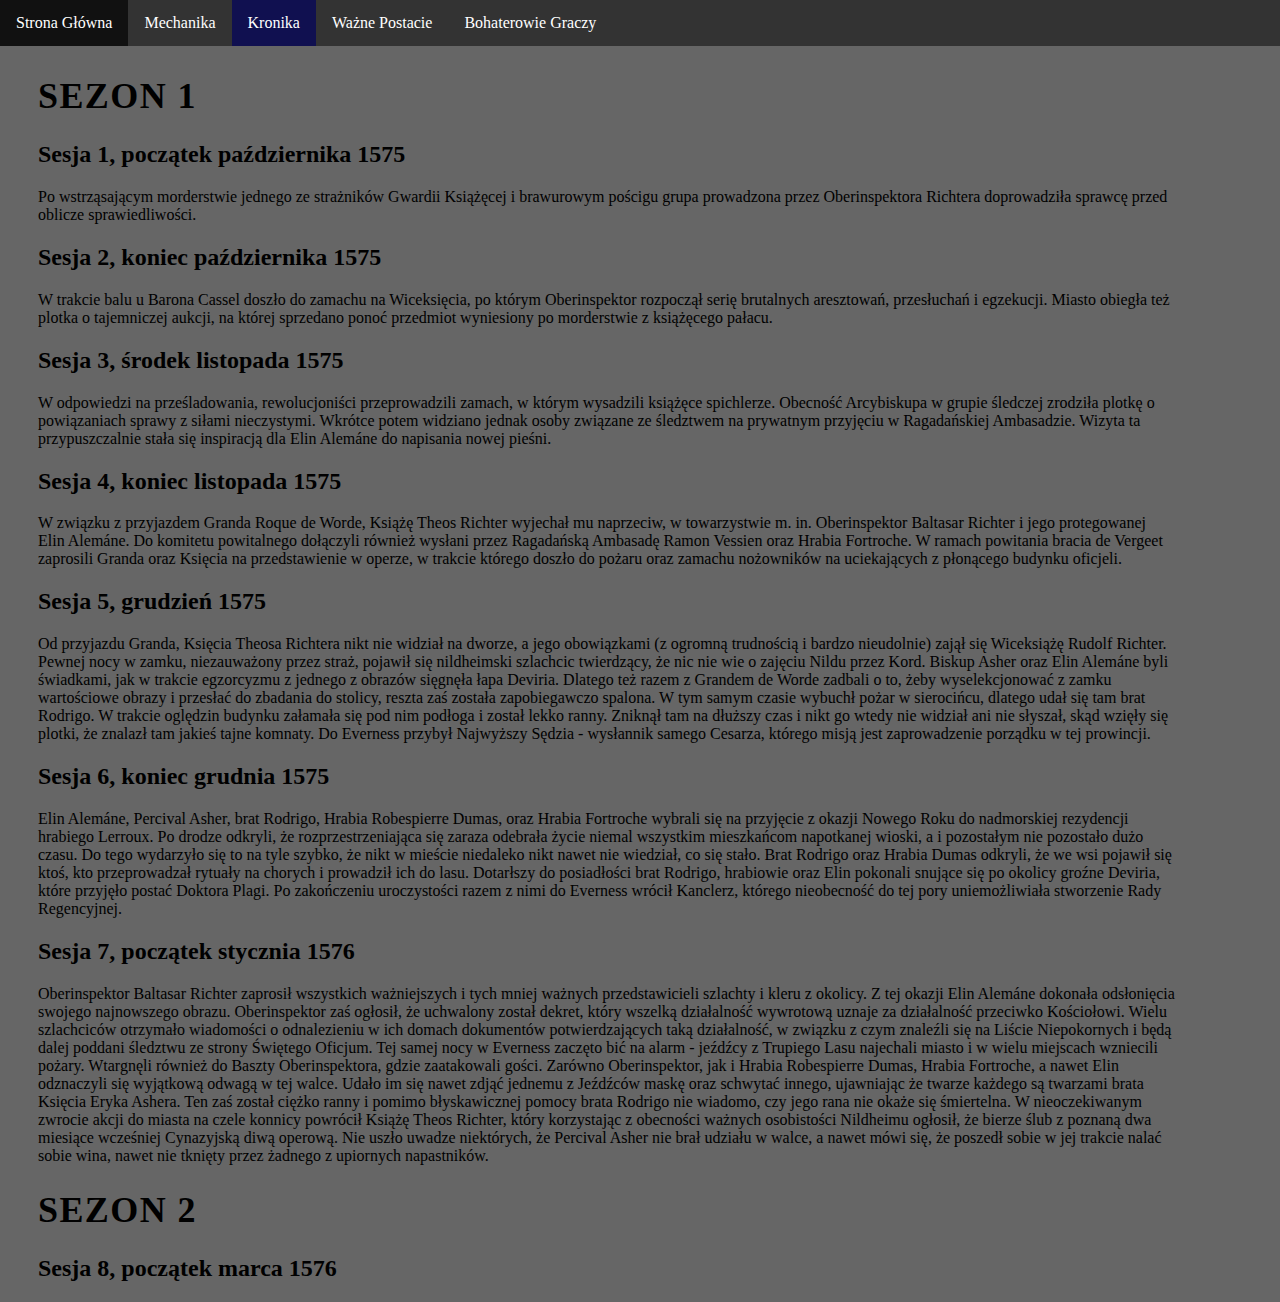
<file: html/kronika.html>
<!DOCTYPE html>
<html>
<head>
    <meta charset='utf-8'>
    <meta http-equiv='X-UA-Compatible' content='IE=edge'>
    <title>Kronika</title>
    <meta name='viewport' content='width=device-width, initial-scale=1'>
    <link rel='stylesheet' type='text/css' media='screen' href='../other/main.css'>
    <script src='../javascripts/kronika.js'></script>
</head>
<body>

    <div id='menu1'>
        <ul>
            <li><a href="../index.html">   Strona Główna   </a></li>
            <li class="mech-drop">
                <a href="mechanika.html">   Mechanika   </a>
                <div class="dropdown-nav">
                    <a href="makebg.html">Tworzenie Postaci</a>
                    <a href="rzuty.html">Rzuty</a>
                    <a href="stres.html">Stres</a>
                    <a href="miedzy.html">Pomiędzy sesjami</a>
                </div>
            </li>
            <li><a class="active" href="kronika.html">   Kronika   </a></li>
            <li><a href="npc.html">   Ważne Postacie   </a></li>
            <li><a href="bg.html">   Bohaterowie Graczy   </a></li>
        </ul>
    </div>

    <div id='content'>
    
        <h1 onclick="showhide('S1')">Sezon 1</h1>
        <div id="S1">
            <h2 onclick="showhide('s1')">Sesja 1, początek października 1575</h2>
            <div id="s1">
                Po wstrząsającym morderstwie jednego ze strażników Gwardii Książęcej i brawurowym pościgu grupa prowadzona przez Oberinspektora Richtera doprowadziła sprawcę przed oblicze sprawiedliwości. 
            </div>
        

            <h2 onclick="showhide('s2')">Sesja 2, koniec października 1575 </h2>
            <div id="s2">
                W trakcie balu u Barona Cassel doszło do zamachu na Wiceksięcia, po którym Oberinspektor rozpoczął serię brutalnych aresztowań, przesłuchań i egzekucji. Miasto obiegła też plotka o tajemniczej aukcji, na której sprzedano ponoć przedmiot wyniesiony po morderstwie z książęcego pałacu. 
            </div>
        

            <h2 onclick="showhide('s3')">Sesja 3, środek listopada 1575 </h2>
            <div id="s3">
                W odpowiedzi na prześladowania, rewolucjoniści przeprowadzili zamach, w którym wysadzili książęce spichlerze. Obecność Arcybiskupa w grupie śledczej zrodziła plotkę o powiązaniach sprawy z siłami nieczystymi. Wkrótce potem widziano jednak osoby związane ze śledztwem na prywatnym przyjęciu w Ragadańskiej Ambasadzie. Wizyta ta przypuszczalnie stała się inspiracją dla Elin Alemáne do napisania nowej pieśni. 
            </div>
        

            <h2 onclick="showhide('s4')">Sesja 4, koniec listopada 1575 </h2>
            <div id="s4">
                W związku z przyjazdem Granda Roque de Worde, Książę Theos Richter wyjechał mu naprzeciw, w towarzystwie m. in. Oberinspektor Baltasar Richter i jego protegowanej Elin Alemáne. Do komitetu powitalnego dołączyli również wysłani przez Ragadańską Ambasadę Ramon Vessien oraz  Hrabia Fortroche. W ramach powitania bracia de Vergeet zaprosili Granda oraz Księcia na przedstawienie w operze, w trakcie którego doszło do pożaru oraz zamachu nożowników na uciekających z płonącego budynku oficjeli. 
            </div>
        

            <h2 onclick="showhide('s5')">Sesja 5, grudzień 1575 </h2>
            <div id="s5">
                Od przyjazdu Granda, Księcia Theosa Richtera nikt nie widział na dworze, a jego obowiązkami (z ogromną trudnością i bardzo nieudolnie) zajął się Wiceksiążę Rudolf Richter. Pewnej nocy w zamku, niezauważony przez straż, pojawił się nildheimski szlachcic twierdzący, że nic nie wie o zajęciu Nildu przez Kord. Biskup Asher oraz Elin Alemáne byli świadkami, jak w trakcie egzorcyzmu z jednego z obrazów sięgnęła łapa Deviria. Dlatego też razem z Grandem de Worde zadbali o to, żeby wyselekcjonować z zamku wartościowe obrazy i przesłać do zbadania do stolicy, reszta zaś została zapobiegawczo spalona. 
                W tym samym czasie wybuchł pożar w sierocińcu, dlatego udał się tam brat Rodrigo. W trakcie oględzin budynku załamała się pod nim podłoga i został lekko ranny. Zniknął tam na dłuższy czas i nikt go wtedy nie widział ani nie słyszał, skąd wzięły się plotki, że znalazł tam jakieś tajne komnaty. 
                Do Everness przybył Najwyższy Sędzia - wysłannik samego Cesarza, którego misją jest zaprowadzenie porządku w tej prowincji. 
            </div>
        

            <h2 onclick="showhide('s6')">Sesja 6, koniec grudnia 1575 </h2>
            <div id="s6">
                Elin Alemáne, Percival Asher, brat Rodrigo, Hrabia Robespierre Dumas, oraz Hrabia Fortroche wybrali się na przyjęcie z okazji Nowego Roku do nadmorskiej rezydencji hrabiego Lerroux. Po drodze odkryli, że rozprzestrzeniająca się zaraza odebrała życie niemal wszystkim mieszkańcom napotkanej wioski, a i pozostałym nie pozostało dużo czasu. Do tego wydarzyło się to na tyle szybko, że nikt w mieście niedaleko nikt nawet nie wiedział, co się stało. Brat Rodrigo oraz Hrabia Dumas odkryli, że we wsi pojawił się ktoś, kto przeprowadzał rytuały na chorych i prowadził ich do lasu. 
                Dotarłszy do posiadłości brat Rodrigo, hrabiowie oraz Elin pokonali snujące się po okolicy groźne Deviria, które przyjęło postać Doktora Plagi.  
                Po zakończeniu uroczystości razem z nimi do Everness wrócił Kanclerz, którego nieobecność do tej pory uniemożliwiała stworzenie Rady Regencyjnej. 
            </div>
        

            <h2 onclick="showhide('s7')">Sesja 7, początek stycznia 1576 </h2>
            <div id="s7">
                Oberinspektor Baltasar Richter zaprosił wszystkich ważniejszych i tych mniej ważnych przedstawicieli szlachty i kleru z okolicy. Z tej okazji Elin Alemáne dokonała odsłonięcia swojego najnowszego obrazu. Oberinspektor zaś ogłosił, że uchwalony został dekret, który wszelką działalność wywrotową uznaje za działalność przeciwko Kościołowi. Wielu szlachciców otrzymało wiadomości o odnalezieniu w ich domach dokumentów potwierdzających taką działalność, w związku z czym znaleźli się na Liście Niepokornych i będą dalej poddani śledztwu ze strony Świętego Oficjum. 
                Tej samej nocy w Everness zaczęto bić na alarm - jeźdźcy z Trupiego Lasu najechali miasto i w wielu miejscach wzniecili pożary. Wtargnęli również do Baszty Oberinspektora, gdzie zaatakowali gości. Zarówno Oberinspektor, jak i Hrabia Robespierre Dumas, Hrabia Fortroche, a nawet Elin odznaczyli się wyjątkową odwagą w tej walce. Udało im się nawet zdjąć jednemu z Jeźdźców maskę oraz schwytać innego, ujawniając że twarze każdego są twarzami brata Księcia Eryka Ashera. Ten zaś został ciężko ranny i pomimo błyskawicznej pomocy brata Rodrigo nie wiadomo, czy jego rana nie okaże się śmiertelna.  
                W nieoczekiwanym zwrocie akcji do miasta na czele konnicy powrócił Książę Theos Richter, który korzystając z obecności ważnych osobistości Nildheimu ogłosił, że bierze ślub z poznaną dwa miesiące wcześniej Cynazyjską diwą operową.  
                Nie uszło uwadze niektórych, że Percival Asher nie brał udziału w walce, a nawet mówi się, że poszedł sobie w jej trakcie nalać sobie wina, nawet nie tknięty przez żadnego z upiornych napastników.  
            </div>
        </div>

        <h1 onclick="showhide('S2')">Sezon 2</h1>
        <div id="S2">
            <h2 onclick="showhide('s8')">Sesja 8, początek marca 1576 </h2>
            <div id="s8">
                
            </div>
        </div>
    </div>
    
</body>
</html>
</file>
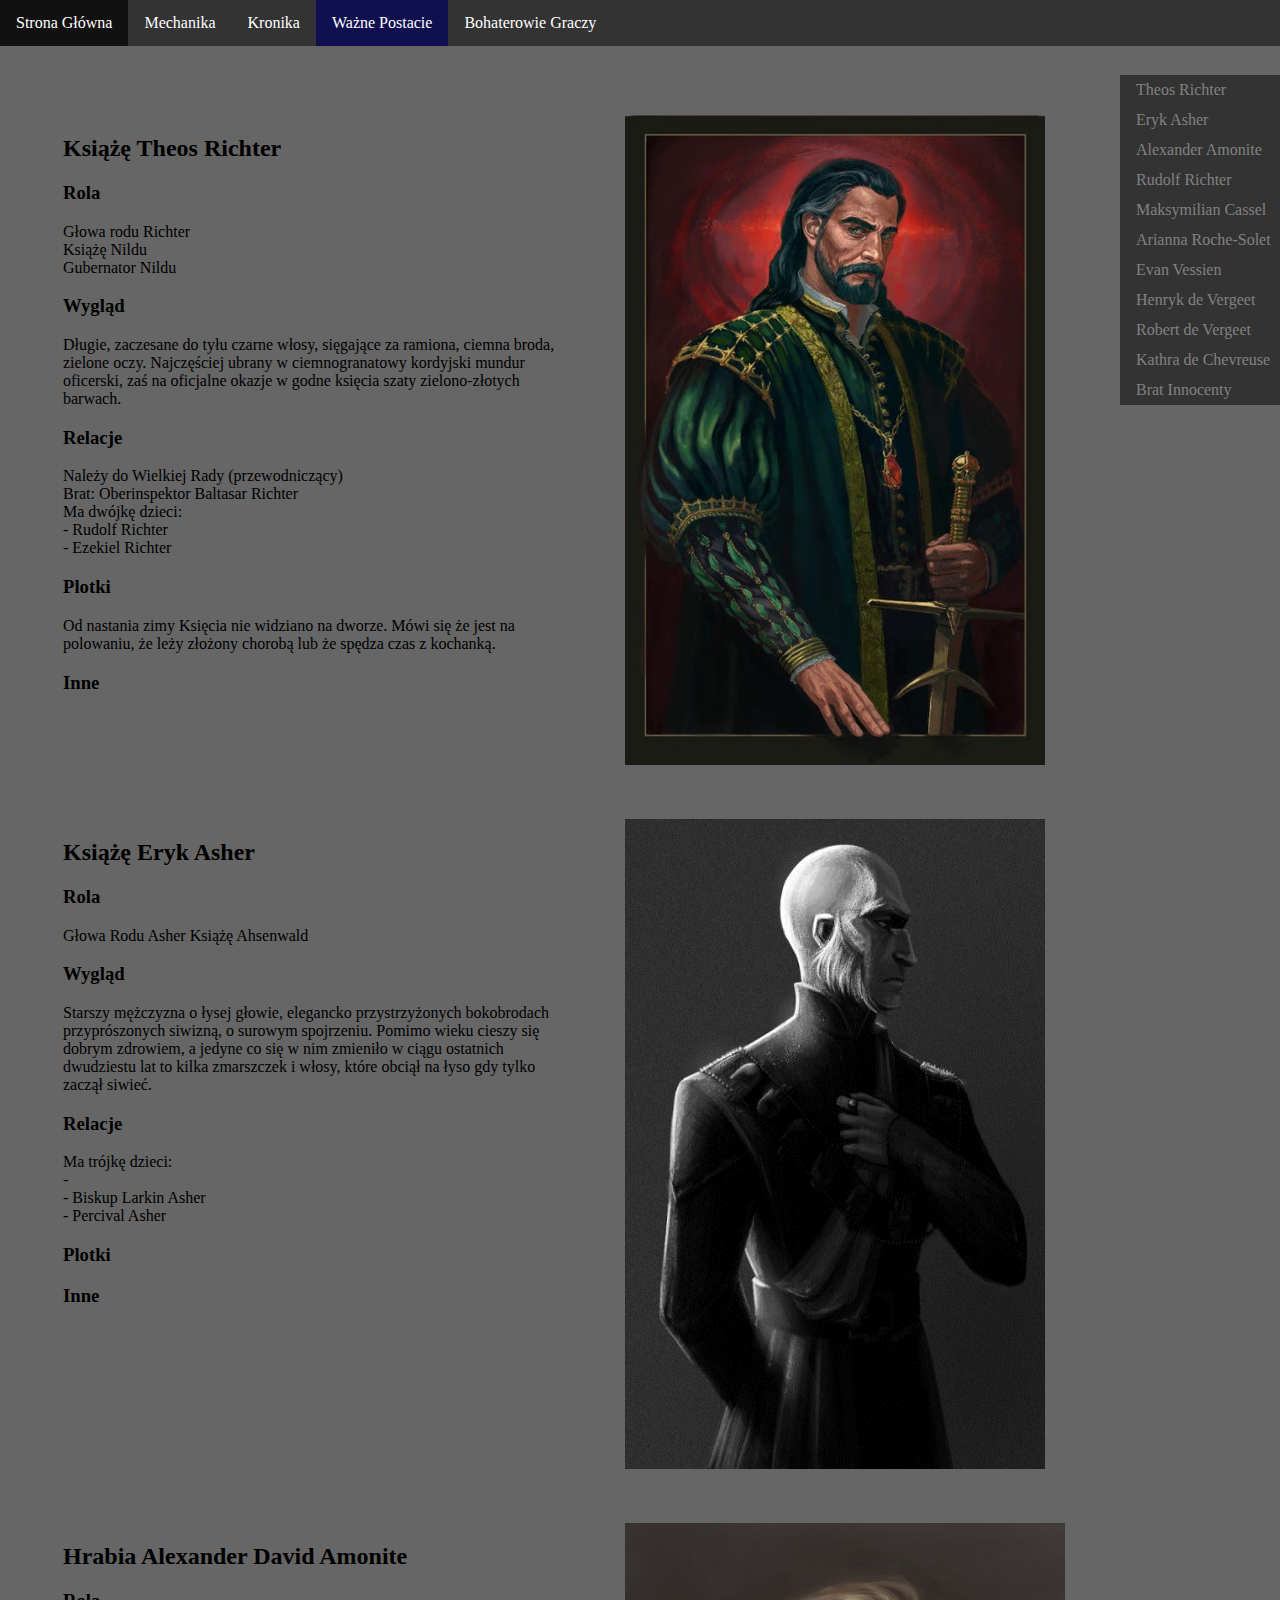
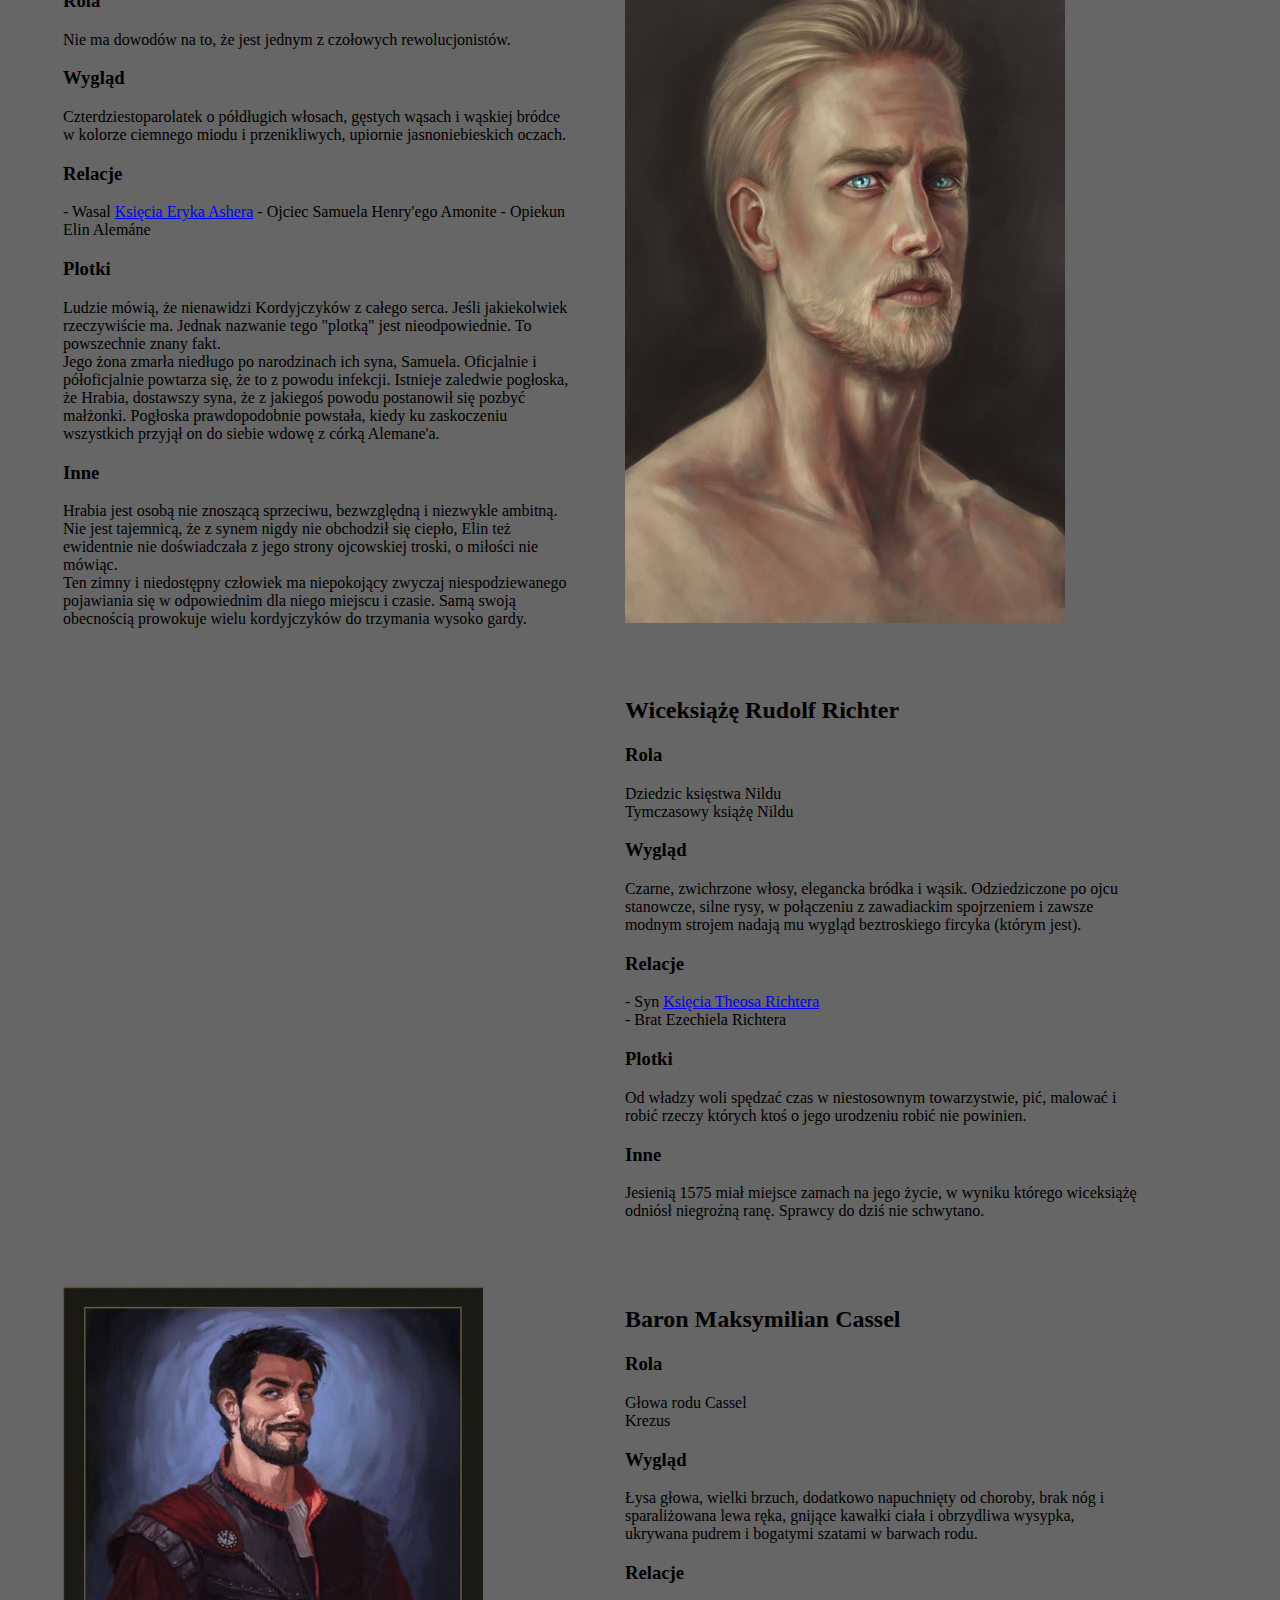
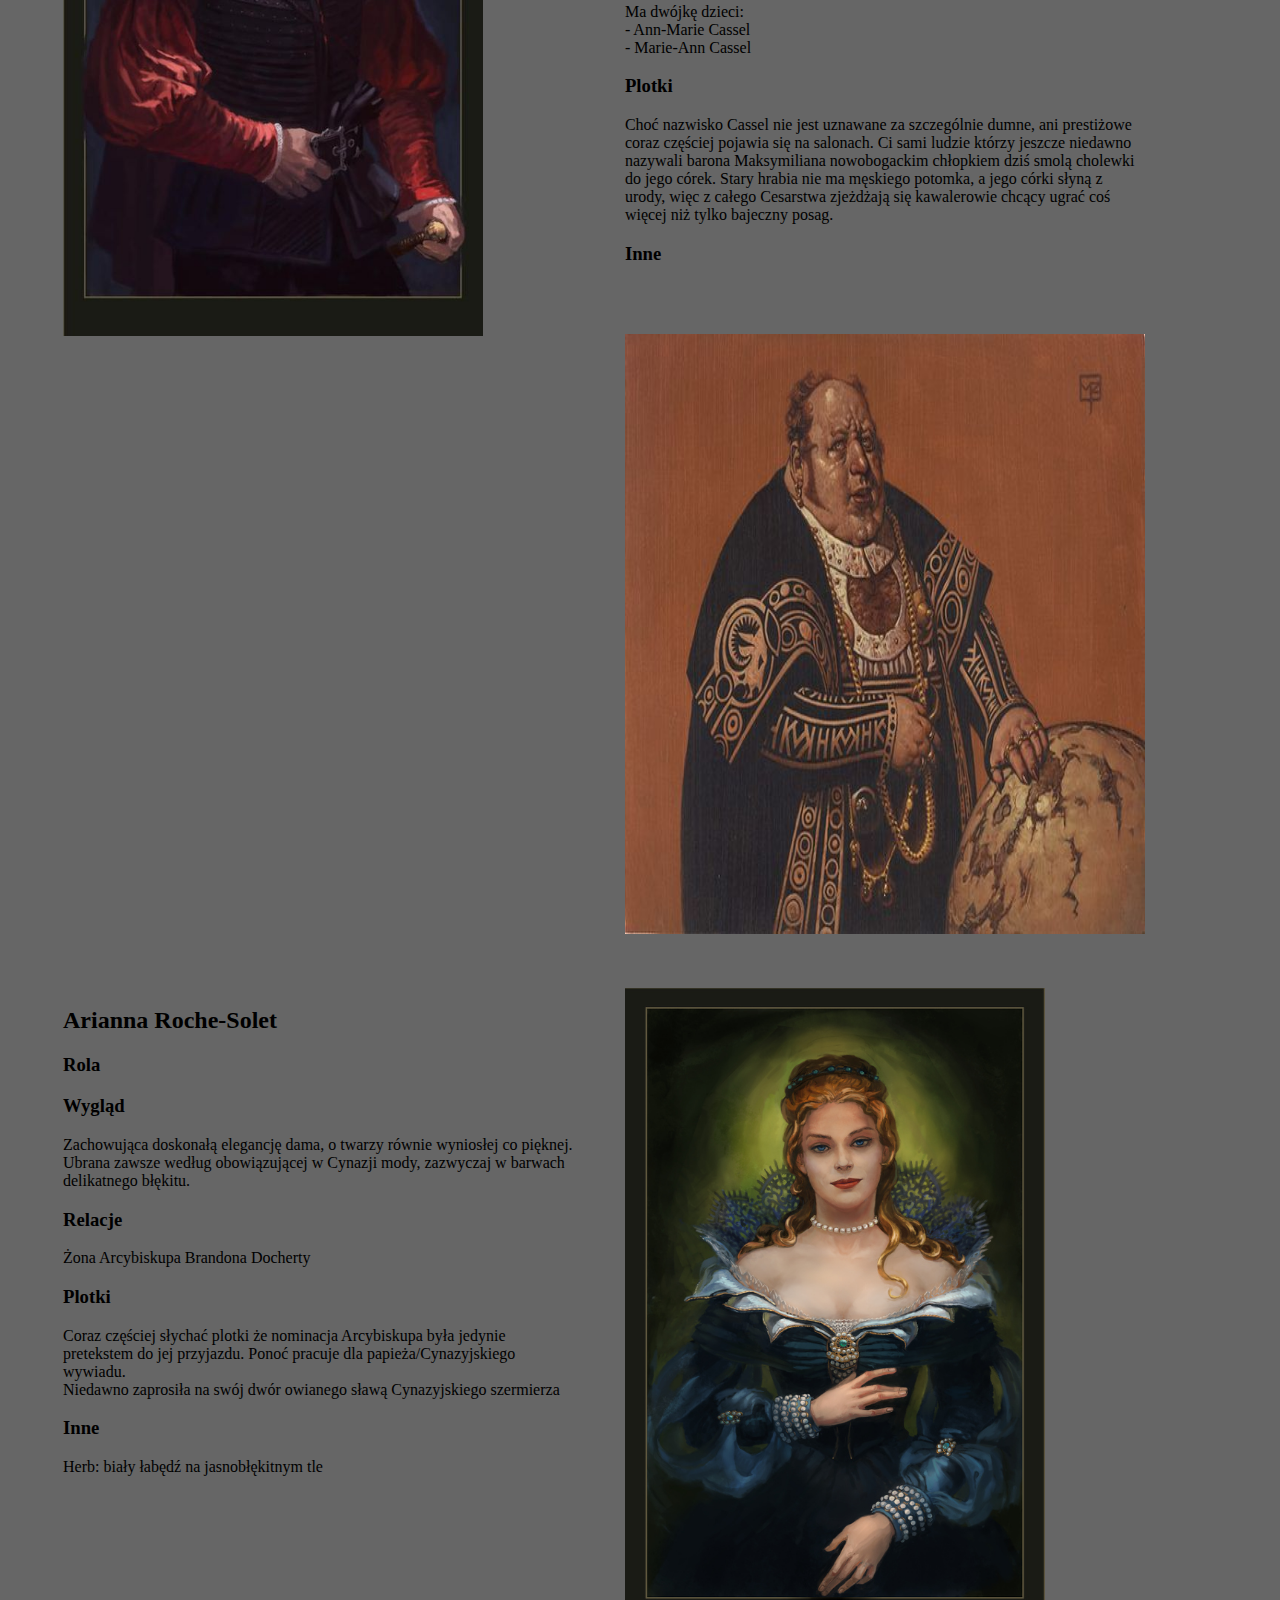
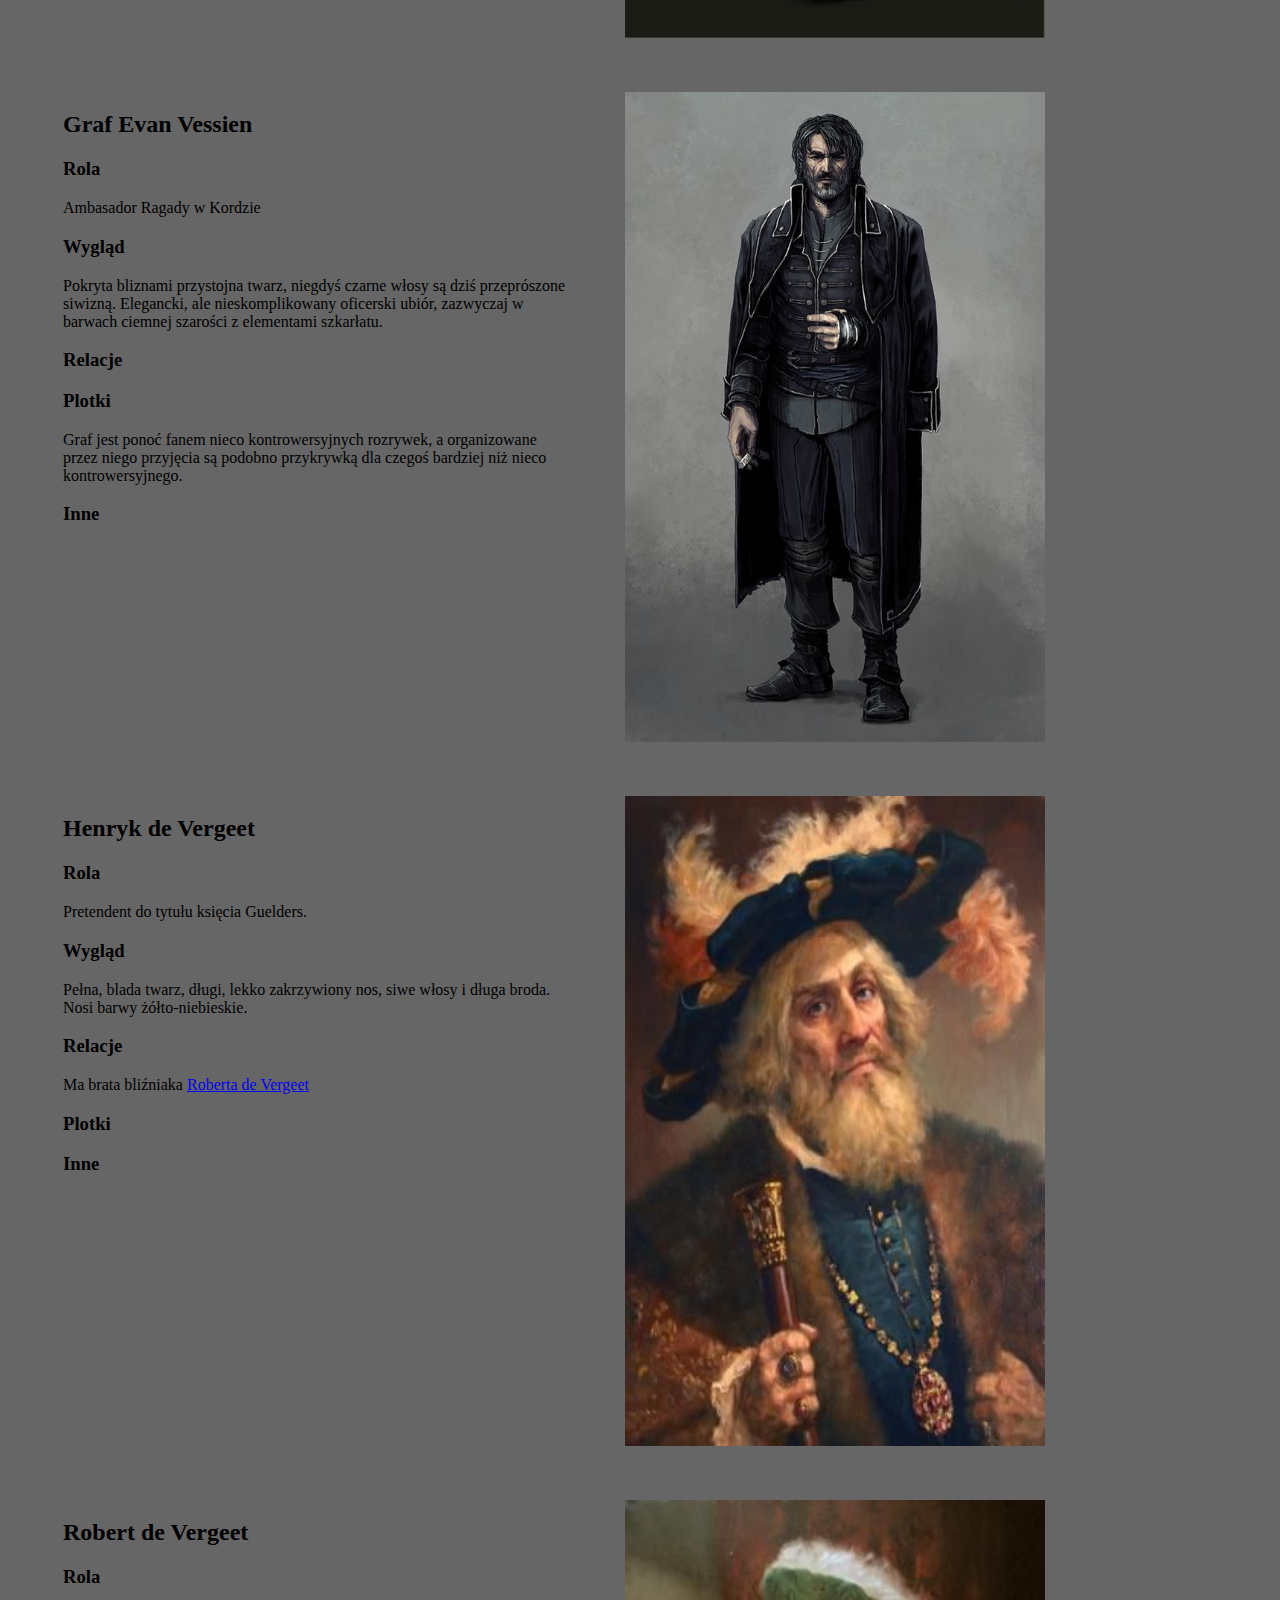
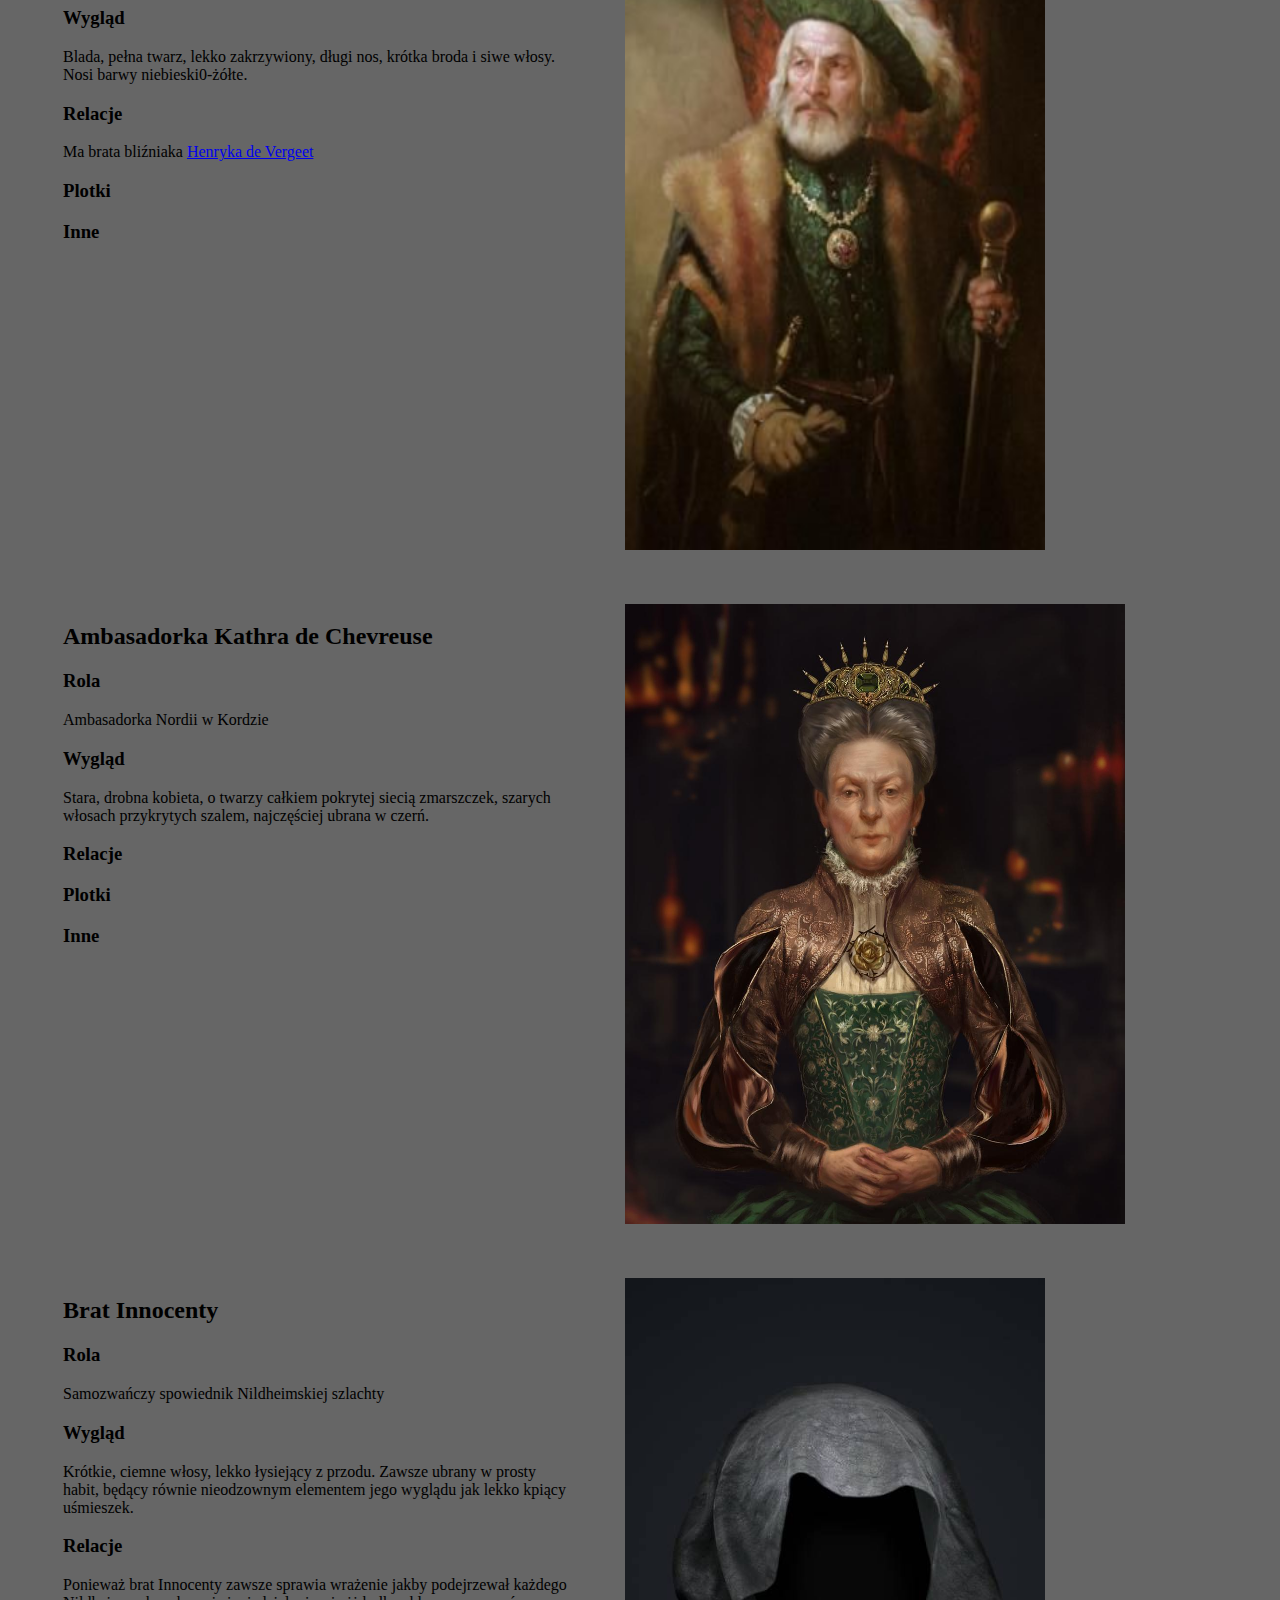
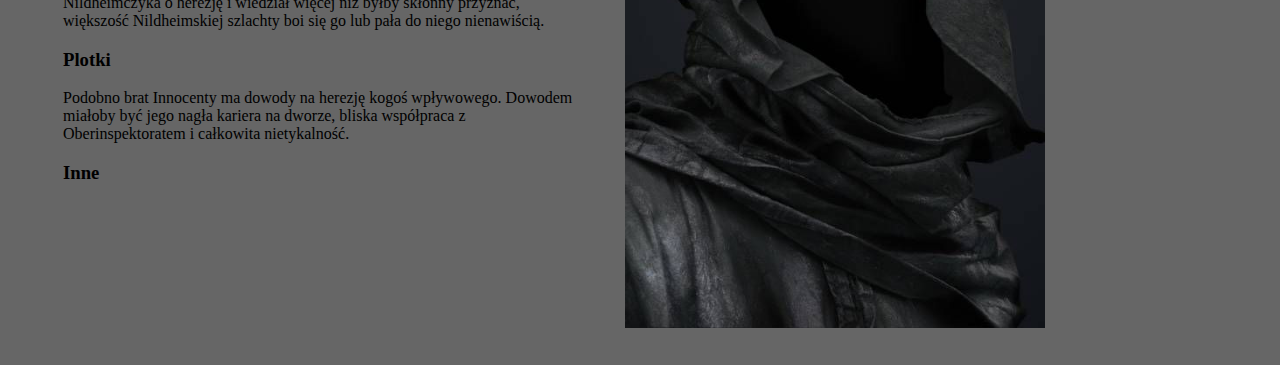
<file: html/npc.html>
<!DOCTYPE html>
<html>
<head>
    <meta charset='utf-8'>
    <meta http-equiv='X-UA-Compatible' content='IE=edge'>
    <title>Bohaterowie Niezależni</title>
    <meta name='viewport' content='width=device-width, initial-scale=1'>
    <link rel='stylesheet' type='text/css' media='screen' href='../other/main.css'>
    <script src='../javascripts/character.js'></script>
</head>
<body>
    <div id='menu1'>
        <ul>
            <li><a href="../index.html">   Strona Główna   </a></li>
            <li class="mech-drop">
                <a href="mechanika.html">   Mechanika   </a>
                <div class="dropdown-nav">
                    <a href="makebg.html">Tworzenie Postaci</a>
                    <a href="rzuty.html">Rzuty</a>
                    <a href="stres.html">Stres</a>
                    <a href="miedzy.html">Pomiędzy sesjami</a>
                </div>
            </li>
            <li><a href="kronika.html">   Kronika   </a></li>
            <li><a class="active" href="npc.html">   Ważne Postacie   </a></li>
            <li><a href="bg.html">   Bohaterowie Graczy   </a></li>
        </ul>
    </div>

    <div id="menu2">
        <ul>
            <li><a href="#ch1">Theos Richter</a></li>
            <li><a href="#ch2">Eryk Asher</a></li>
            <li><a href="#ch3">Alexander Amonite</a></li>
            <li><a href="#ch4">Rudolf Richter</a></li>
            <li><a href="#ch5">Maksymilian Cassel</a></li>
            <li><a href="#ch6">Arianna Roche-Solet</a></li>
            <li><a href="#ch7">Evan Vessien</a></li>
            <li><a href="#ch8">Henryk de Vergeet</a></li>
            <li><a href="#ch8'">Robert de Vergeet</a></li>
            <li><a href="#ch9">Kathra de Chevreuse</a></li>
            <li><a href="#ch10">Brat Innocenty</a></li>
        </ul>
    </div>
    <div id="content">
        <div class="characters" id="mainchar">
            <div class="npc">
                <div class="column" id="ch1">
                    <h2>Książę Theos Richter</h2>
                    <h3>Rola</h3>
                    <p>
                        Głowa rodu Richter <br>
                        Książę Nildu <br>
                        Gubernator Nildu <br>
                    </p>
                    <h3>Wygląd</h3>
                    <p>
                        Długie, zaczesane do tyłu czarne włosy, sięgające za ramiona, ciemna broda, zielone oczy. Najczęściej ubrany w ciemnogranatowy kordyjski mundur oficerski, zaś na oficjalne okazje w godne księcia szaty zielono-złotych barwach.
                    </p>
                    <h3>Relacje</h3>
                    <p>
                        Należy do Wielkiej Rady (przewodniczący) <br>
                        Brat: Oberinspektor Baltasar Richter <br>
                        Ma dwójkę dzieci: <br>
                        - Rudolf Richter <br>
                        - Ezekiel Richter <br>
                    </p>
                    <h3>Plotki</h3>
                    <p>
                        Od nastania zimy Księcia nie widziano na dworze. Mówi się że jest na polowaniu, że leży złożony chorobą lub że spędza czas z kochanką.
                    </p>
                    <h3>Inne</h3>
                    <p>
                    
                    </p>
                </div>
                <div class="column">
                    <img width=420px height=650px src="../files/TR.png">
                </div>
            </div>

            <div class="npc">
                <div class="column" id="ch2">
                    <h2>Książę Eryk Asher</h2>
                    <h3>Rola</h3>
                    <p>
                        Głowa Rodu Asher
                        Książę Ahsenwald
                    </p>
                    <h3>Wygląd</h3>
                    <p>
                        Starszy mężczyzna o łysej głowie, elegancko przystrzyżonych bokobrodach przyprószonych siwizną, o surowym spojrzeniu. Pomimo wieku cieszy się dobrym zdrowiem, a jedyne co się w nim zmieniło w ciągu ostatnich dwudziestu lat to kilka zmarszczek i włosy, które obciął na łyso gdy tylko zaczął siwieć.
                    </p>
                    <h3>Relacje</h3>
                    <p>
                        Ma trójkę dzieci: <br>
                            - <br>
                            - Biskup Larkin Asher<br>
                            - Percival Asher<br>

                    </p>
                    <h3>Plotki</h3>
                    <p>
                        
                    </p>
                    <h3>Inne</h3>
                    <p>
                    
                    </p>
                </div>
                <div class="column">
                    <img width=420px height=650px src="../files/EA.png">
                </div>
            </div>

            <div class="npc">
                <div class="column" id="ch3">
                    <h2>Hrabia Alexander David Amonite</h2>
                    <h3>Rola</h3>
                    <p>
                        Nie ma dowodów na to, że jest jednym z czołowych rewolucjonistów.         
                    </p>
                    <h3>Wygląd</h3>
                    <p>
                        Czterdziestoparolatek o półdługich włosach, gęstych wąsach i wąskiej bródce w kolorze ciemnego miodu i przenikliwych, upiornie jasnoniebieskich oczach.           
                    </p>
                    <h3>Relacje</h3>
                    <p>
                        - Wasal <a href="#ch2">Księcia Eryka Ashera</a>
                        - Ojciec Samuela Henry'ego Amonite 
                        - Opiekun Elin Alemáne            
                    </p>
                    <h3>Plotki</h3>
                    <p>
                        Ludzie mówią, że nienawidzi Kordyjczyków z całego serca. Jeśli jakiekolwiek rzeczywiście ma. 
                        Jednak nazwanie tego "plotką" jest nieodpowiednie. To powszechnie znany fakt.<br>
                        
                        Jego żona zmarła niedługo po narodzinach ich syna, Samuela. Oficjalnie i półoficjalnie powtarza się, że to z powodu infekcji. Istnieje zaledwie pogłoska, że Hrabia, dostawszy syna, że z jakiegoś powodu postanowił się pozbyć małżonki. Pogłoska prawdopodobnie powstała, kiedy ku zaskoczeniu wszystkich przyjął on do siebie wdowę z córką Alemane'a.
                                
                    </p>
                    <h3>Inne</h3>
                    <p>
                        Hrabia jest osobą nie znoszącą sprzeciwu, bezwzględną i niezwykle ambitną. Nie jest tajemnicą, że z synem nigdy nie obchodził się ciepło, Elin też ewidentnie nie doświadczała z jego strony ojcowskiej troski, o miłości nie mówiąc. <br>
                        Ten zimny i niedostępny człowiek ma niepokojący zwyczaj niespodziewanego pojawiania się w odpowiednim dla niego miejscu i czasie. Samą swoją obecnością prowokuje wielu kordyjczyków do trzymania wysoko gardy.    
                    </p>
                </div>
                <div class="column">
                    <img width=440px height=700px src="../files/ADA.png">
                </div>
            </div>

            <div class="npc">
                <div class="column" id="ch4">
                    <h2>Wiceksiążę Rudolf Richter</h2>
                    <h3>Rola</h3>
                    <p>
                        Dziedzic księstwa Nildu <br>
                        Tymczasowy książę Nildu <br>  
                    </p>
                    <h3>Wygląd</h3>
                    <p>
                        Czarne, zwichrzone włosy, elegancka bródka i wąsik. Odziedziczone po ojcu stanowcze, silne rysy, w połączeniu z zawadiackim spojrzeniem i zawsze modnym strojem nadają mu wygląd beztroskiego fircyka (którym jest).            
                    </p>
                    <h3>Relacje</h3>
                    <p>
                        - Syn <a href="#ch1">Księcia Theosa Richtera</a><br>
                        - Brat Ezechiela Richtera<br>
                    </p>
                    <h3>Plotki</h3>
                    <p>
                        Od władzy woli spędzać czas w niestosownym towarzystwie, pić, malować i robić rzeczy których ktoś o jego urodzeniu robić nie powinien. <br>

                    </p>
                    <h3>Inne</h3>
                    <p>
                        Jesienią 1575 miał miejsce zamach na jego życie, w wyniku którego wiceksiążę odniósł niegroźną ranę. Sprawcy do dziś nie schwytano.      
                    </p>
                </div>
                <div class="column">
                    <img width=420px height=650px src="../files/RR.jpg">
                </div>
            </div>

            <div class="npc">
                <div class="column" id="ch5">
                    <h2>Baron Maksymilian Cassel</h2>
                    <h3>Rola</h3>
                    <p>
                        Głowa rodu Cassel <br>
                        Krezus
                    </p>
                    <h3>Wygląd</h3>
                    <p>
                        Łysa głowa, wielki brzuch, dodatkowo napuchnięty od choroby, brak nóg i sparaliżowana lewa ręka, gnijące kawałki ciała i obrzydliwa wysypka, ukrywana pudrem i bogatymi szatami w barwach rodu.          
                    </p>
                    <h3>Relacje</h3>
                    <p>
                        Ma dwójkę dzieci: <br>
                        - Ann-Marie Cassel <br>
                        - Marie-Ann Cassel <br>
                                                    
                    </p>
                    <h3>Plotki</h3>
                    <p>
                        Choć nazwisko Cassel nie jest uznawane za szczególnie dumne, ani prestiżowe coraz częściej pojawia się na salonach. Ci sami ludzie którzy jeszcze niedawno nazywali barona Maksymiliana nowobogackim chłopkiem dziś smolą cholewki do jego córek. Stary hrabia nie ma męskiego potomka, a jego córki słyną z urody, więc z całego Cesarstwa zjeżdżają się kawalerowie chcący ugrać coś więcej niż tylko bajeczny posag.           
                    </p>
                    <h3>Inne</h3>
                    <p>
                                
                    </p>
                </div>
                <div class="column">
                    <img width=520px height=600px src="../files/MC.jpg">
                </div>
            </div>

            <div class="npc">
                <div class="column" id="ch6">
                    <h2>Arianna Roche-Solet</h2>
                    <h3>Rola</h3>
                    <p>
                                    
                    </p>
                    <h3>Wygląd</h3>
                    <p>
                        Zachowująca doskonałą elegancję dama, o twarzy równie wyniosłej co pięknej. Ubrana zawsze według obowiązującej w Cynazji mody, zazwyczaj w barwach delikatnego błękitu.          
                    </p>
                    <h3>Relacje</h3>
                    <p>
                        Żona Arcybiskupa Brandona Docherty         
                    </p>
                    <h3>Plotki</h3>
                    <p>
                        Coraz częściej słychać plotki że nominacja Arcybiskupa była jedynie pretekstem do jej przyjazdu. Ponoć pracuje dla papieża/Cynazyjskiego wywiadu. <br>

                        Niedawno zaprosiła na swój dwór owianego sławą Cynazyjskiego szermierza          
                    </p>
                    <h3>Inne</h3>
                    <p>
                        Herb: biały łabędź na jasnobłękitnym tle        
                    </p>
                </div>
                <div class="column">
                    <img width=420px height=650px src="../files/ARS.jpg">
                </div>
            </div>

            <div class="npc">
                <div class="column" id="ch7">
                    <h2>Graf Evan Vessien</h2>
                    <h3>Rola</h3>
                    <p>
                        Ambasador Ragady w Kordzie          
                    </p>
                    <h3>Wygląd</h3>
                    <p>
                        Pokryta bliznami przystojna twarz, niegdyś czarne włosy są dziś przeprószone siwizną. Elegancki, ale nieskomplikowany oficerski ubiór, zazwyczaj w barwach ciemnej szarości z elementami szkarłatu.     
                    </p>
                    <h3>Relacje</h3>
                    <p>
                                    
                    </p>
                    <h3>Plotki</h3>
                    <p>
                        Graf jest ponoć fanem nieco kontrowersyjnych rozrywek, a organizowane przez niego przyjęcia są podobno przykrywką dla czegoś bardziej niż nieco kontrowersyjnego.          
                    </p>
                    <h3>Inne</h3>
                    <p>
                                
                    </p>
                </div>
                <div class="column">
                    <img width=420px height=650px src="../files/gV.jpg">
                </div>
            </div>

            <div class="npc">
                <div class="column" id="ch8">
                    <h2>Henryk de Vergeet</h2>
                    <h3>Rola</h3>
                    <p>
                        Pretendent do tytułu księcia Guelders.          
                    </p>
                    <h3>Wygląd</h3>
                    <p>
                        Pełna, blada twarz, długi, lekko zakrzywiony nos, siwe włosy i długa broda. <br>
                        Nosi barwy żółto-niebieskie.
                    </p>
                    <h3>Relacje</h3>
                    <p>
                        Ma brata bliźniaka <a href="#ch8'">Roberta de Vergeet</a>         
                    </p>
                    <h3>Plotki</h3>
                    <p>
                                    
                    </p>
                    <h3>Inne</h3>
                    <p>
                            
                    </p>
                </div>
                <div class="column">
                    <img width=420px height=650px src="../files/HdV.jpg">
                </div>
            </div>

            <div class="npc">
                <div class="column" id="ch8'">
                    <h2>Robert de Vergeet</h2>
                    <h3>Rola</h3>
                    <p>
                                    
                    </p>
                    <h3>Wygląd</h3>
                    <p>
                        Blada, pełna twarz, lekko zakrzywiony, długi nos, krótka broda i siwe włosy. <br>
                        Nosi barwy niebieski0-żółte.            
                    </p>
                    <h3>Relacje</h3>
                    <p>
                        Ma brata bliźniaka <a href="#ch8">Henryka de Vergeet</a>             
                    </p>
                    <h3>Plotki</h3>
                    <p>
                                    
                    </p>
                    <h3>Inne</h3>
                    <p>
                                
                    </p>
                </div>
                <div class="column">
                    <img width=420px height=650px src="../files/RdV.png">
                </div>
            </div>

            <div class="npc">
                <div class="column" id="ch9">
                    <h2>Ambasadorka Kathra de Chevreuse</h2>
                    <h3>Rola</h3>
                    <p>
                        Ambasadorka Nordii w Kordzie           
                    </p>
                    <h3>Wygląd</h3>
                    <p>
                        Stara, drobna kobieta, o twarzy całkiem pokrytej siecią zmarszczek, szarych włosach przykrytych szalem, najczęściej ubrana w  czerń.            
                    </p>
                    <h3>Relacje</h3>
                    <p>
                                    
                    </p>
                    <h3>Plotki</h3>
                    <p>
                                    
                    </p>
                    <h3>Inne</h3>
                    <p>
                                
                    </p>
                </div>
                <div class="column">
                    <img width=500px height=620px src="../files/KdC.jpg">
                </div>
            </div>

            <div class="npc">
                <div class="column" id="ch10">
                    <h2>Brat Innocenty</h2>
                    <h3>Rola</h3>
                    <p>
                        Samozwańczy spowiednik Nildheimskiej szlachty          
                    </p>
                    <h3>Wygląd</h3>
                    <p>
                        Krótkie, ciemne włosy, lekko łysiejący z przodu. Zawsze ubrany w prosty habit, będący równie nieodzownym elementem jego wyglądu jak lekko kpiący uśmieszek.            
                    </p>
                    <h3>Relacje</h3>
                    <p>
                        Ponieważ brat Innocenty zawsze sprawia wrażenie jakby podejrzewał każdego Nildheimczyka o herezję i wiedział więcej niż byłby skłonny przyznać, większość Nildheimskiej szlachty boi się go lub pała do niego nienawiścią.          
                    </p>
                    <h3>Plotki</h3>
                    <p>
                        Podobno brat Innocenty ma dowody na herezję kogoś wpływowego. Dowodem miałoby być jego nagła kariera na dworze, bliska współpraca z Oberinspektoratem i całkowita nietykalność.
                    </p>
                    <h3>Inne</h3>
                    <p>
                                
                    </p>
                </div>
                <div class="column">
                    <img width=420px height=650px src="../files/bI.jpg">
                </div>
            </div>
        </div>
    </div>
</body>
</html>
</file>
<file: other/main.css>
/* Style buttons  v1 
.btn {
    background-color: DodgerBlue;
    border: none; 
    color: white; 
    padding: 12px 16px; 
    font-size: 16px; 
    cursor: pointer; 
    width: 420px;
    height: 130px;
}
  
.btn:hover {
    background-color: RoyalBlue;
}

#menu1 {
    text-align: center;
    align-content: center;
    padding: 230px 0;
}
*/

#menu1 {
    position: fixed; /* Set the navbar to fixed position */
    top: 0; /* Position the navbar at the top of the page */
    left: 0;
    width: 100%; /* Full width */
}

.mech-drop:hover .dropdown-nav{
  color: black;
  
  text-decoration: none;
  display: block;
} 

#content {
    margin-top: 75px;
    margin-left: 30px;
    width: 90%;
}

#content2 {
  margin-top: 75px;
  margin-left: 45px;
  width: 70%;
}

#mainpage {
  margin-top: 75px;
  margin-left: 30px;
  width: 90%;
  text-align: center;
}

.active {
    background-color: rgb(16, 16, 80);
}

.dropdown-nav {
    display: none;
    position: absolute;
    background-color: #333;
    
}


ul {
    list-style-type: none;
    margin: 0;
    padding: 0;
    overflow: hidden;
    background-color: #333;
  }
  
  li {
    float: left;
  }
  
  li a {
    display: block;
    color: white;
    text-align: center;
    padding: 14px 16px;
    text-decoration: none;
  }
  
  /* Change the link color to #111 (black) on hover */
  li a:hover {
    background-color: #111;
  }

body {
    background-color: rgb(102, 102, 102);
}

h1 {
    font-family: Georgia, 'Times New Roman', Times, serif;
    font-size: 36px;
    font-weight: bold;
    letter-spacing: 1.4px;
    text-transform: uppercase;
}

#content a:visited{
    color:blue;
}

#mainpage a:visited{
  color:blue;
}
/*
.characters {
    visibility: hidden;
}*/

.column{
  float: left;
  width: 45%;
  padding: 25px;
}

.characters::after {
  content: "";
  clear: both;
  display: table;
}

.npc {
  height: 100%;
  margin-top: 90px;
}

  /* Gotowce */

 /* The switch - the box around the slider */
 .switch {
  position: relative;
  display: inline-block;
  width: 60px;
  height: 34px;
}

/* Hide default HTML checkbox */
.switch input {
  opacity: 0;
  width: 0;
  height: 0;
}

/* The slider */
.slider {
  position: absolute;
  cursor: pointer;
  top: 0;
  left: 0;
  right: 0;
  bottom: 0;
  background-color: #ccc;
  -webkit-transition: .4s;
  transition: .4s;
}

.slider:before {
  position: absolute;
  content: "";
  height: 26px;
  width: 26px;
  left: 4px;
  bottom: 4px;
  background-color: white;
  -webkit-transition: .4s;
  transition: .4s;
}

input:checked + .slider {
  background-color: #2196F3;
}

input:focus + .slider {
  box-shadow: 0 0 1px #2196F3;
}

input:checked + .slider:before {
  -webkit-transform: translateX(26px);
  -ms-transform: translateX(26px);
  transform: translateX(26px);
}

/* Rounded sliders */
.slider.round {
  border-radius: 34px;
}

.slider.round:before {
  border-radius: 50%;
} 

 /* The sidebar menu */
 #menu2 {
  width: 160px; /* Set the width of the sidebar */
  position: fixed; /* Fixed Sidebar (stay in place on scroll) */
  z-index: 1; /* Stay on top */
  top: 55px; /* Stay at the top */
  right: 0;
  overflow-x: hidden; /* Disable horizontal scroll */
  padding-top: 20px;
}

/* The navigation menu links */
#menu2 a {
  padding: 6px 8px 6px 16px;
  text-decoration: none;
  color: #818181;
  display: block;
}

/* When you mouse over the navigation links, change their color */
#menu2 a:hover {
  color: #f1f1f1;
}

/* On smaller screens, where height is less than 450px, change the style of the sidebar (less padding and a smaller font size) */
@media screen and (max-height: 450px) {
  #menu2 {padding-top: 15px;}
  #menu2 a {font-size: 18px;}
}
</file>
